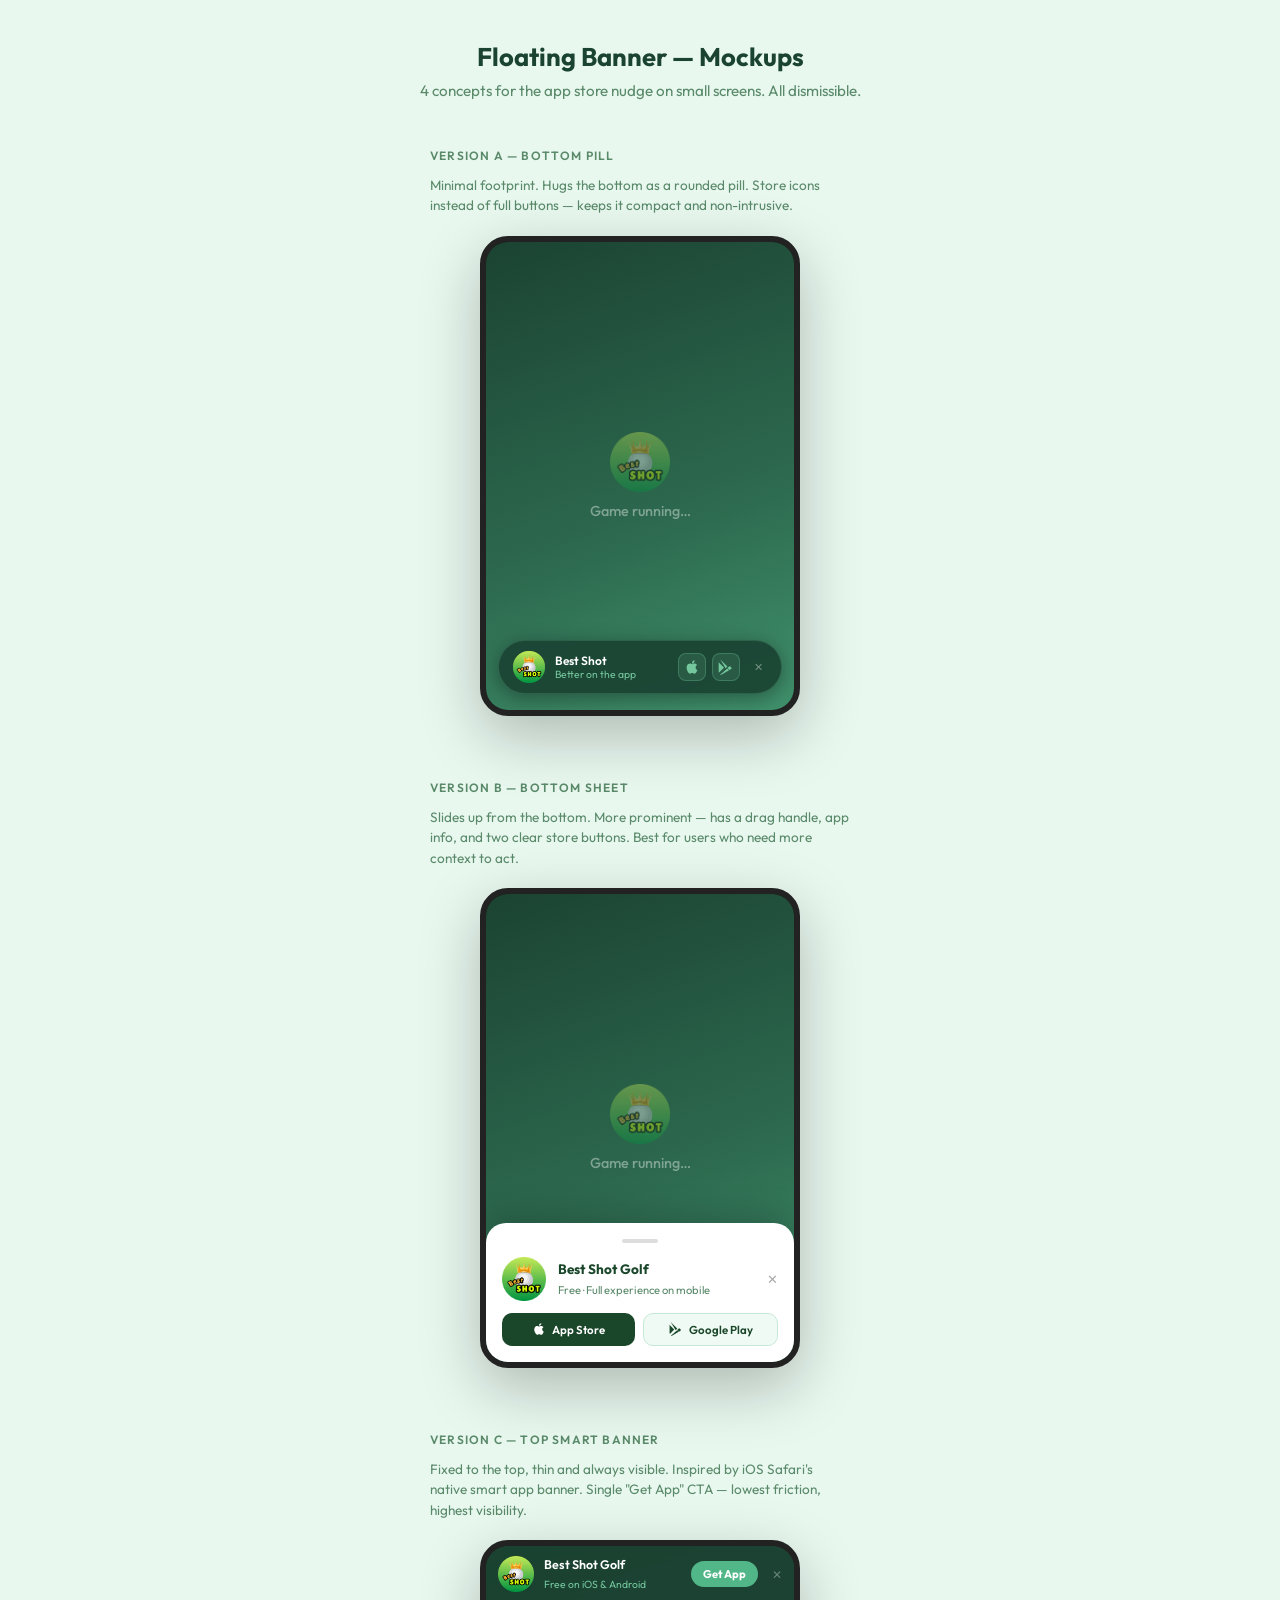
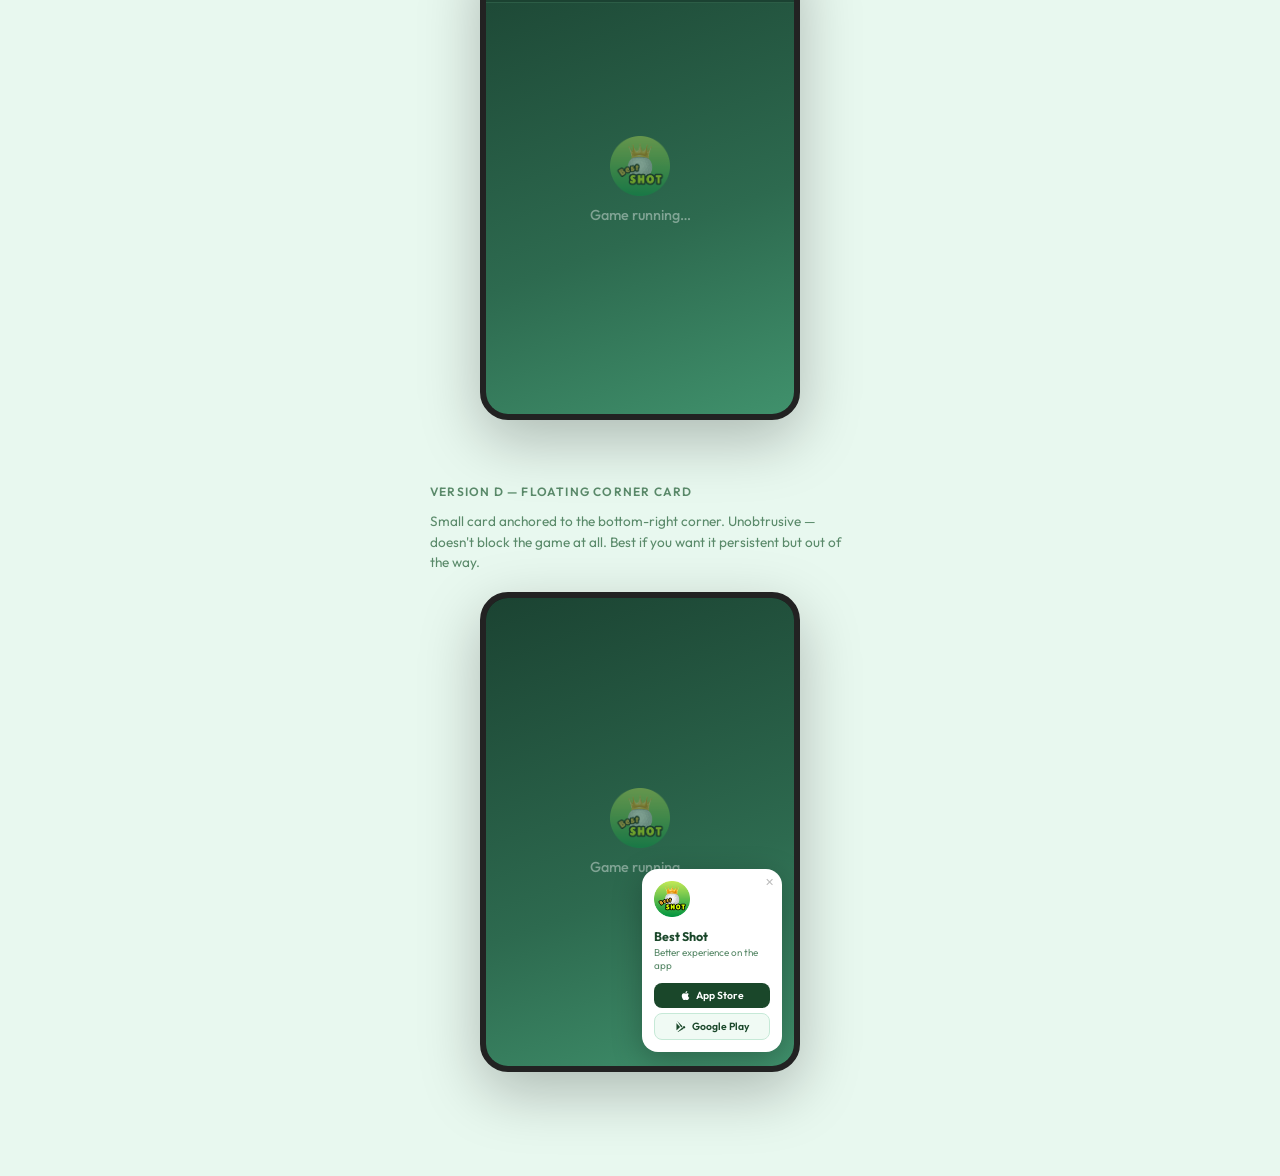
<file: banner-mockups.html>
<!DOCTYPE html>
<html lang="en">
<head>
  <meta charset="UTF-8">
  <meta name="viewport" content="width=device-width, initial-scale=1.0">
  <title>Banner Mockups — Best Shot</title>
  <link rel="shortcut icon" href="/assets/logobestshot.png">
  <style>
    @import url('https://fonts.googleapis.com/css2?family=Outfit:wght@300;400;500;600;700&display=swap');

    :root {
      --primary-dark: #1b4332;
      --primary-accent: #2d6a4f;
      --primary-secondary: #40916c;
      --primary-light: #74c69d;
      --primary-success: #52b788;
      --bg-page: #f8f9fa;
    }

    * { margin: 0; padding: 0; box-sizing: border-box; }

    body {
      font-family: 'Outfit', sans-serif;
      background: #e8f8ef;
      padding: 40px 20px;
      color: #1a472a;
    }

    h1 {
      text-align: center;
      font-size: 1.6rem;
      font-weight: 700;
      margin-bottom: 8px;
      color: var(--primary-dark);
    }

    .subtitle {
      text-align: center;
      color: #5a8a6a;
      font-size: 0.95rem;
      margin-bottom: 48px;
    }

    /* ── Section headers ── */
    .section {
      max-width: 420px;
      margin: 0 auto 64px;
    }

    .section-label {
      font-size: 0.75rem;
      font-weight: 600;
      letter-spacing: 0.1em;
      text-transform: uppercase;
      color: #5a8a6a;
      margin-bottom: 12px;
    }

    .section-desc {
      font-size: 0.85rem;
      color: #5a8a6a;
      margin-bottom: 20px;
      line-height: 1.5;
    }

    /* ── Phone frame ── */
    .phone-frame {
      width: 320px;
      height: 480px;
      background: #111;
      border-radius: 28px;
      box-shadow: 0 20px 60px rgba(0,0,0,0.25);
      overflow: hidden;
      position: relative;
      margin: 0 auto;
      border: 6px solid #222;
    }

    .phone-screen {
      width: 100%;
      height: 100%;
      background: linear-gradient(160deg, #1b4332, #2d6a4f 60%, #40916c);
      position: relative;
      overflow: hidden;
    }

    /* Fake game content inside phone */
    .fake-game {
      width: 100%;
      height: 100%;
      display: flex;
      align-items: center;
      justify-content: center;
      flex-direction: column;
      gap: 10px;
      opacity: 0.4;
    }

    .fake-game img {
      width: 60px;
      height: 60px;
      border-radius: 12px;
    }

    .fake-game span {
      color: white;
      font-size: 0.9rem;
      font-weight: 500;
    }

    /* ═══════════════════════════════════════
       VERSION A — Bottom pill (minimal)
    ═══════════════════════════════════════ */
    .banner-a {
      position: absolute;
      bottom: 16px;
      left: 12px;
      right: 12px;
      background: rgba(27, 67, 50, 0.92);
      backdrop-filter: blur(12px);
      border-radius: 40px;
      padding: 10px 14px;
      display: flex;
      align-items: center;
      gap: 10px;
      box-shadow: 0 4px 20px rgba(0,0,0,0.35);
      border: 1px solid rgba(116, 198, 157, 0.2);
    }

    .banner-a img {
      width: 32px;
      height: 32px;
      border-radius: 8px;
      flex-shrink: 0;
    }

    .banner-a .text {
      flex: 1;
      min-width: 0;
    }

    .banner-a .text strong {
      display: block;
      color: white;
      font-size: 0.75rem;
      font-weight: 600;
      white-space: nowrap;
      overflow: hidden;
      text-overflow: ellipsis;
    }

    .banner-a .text span {
      display: block;
      color: var(--primary-light);
      font-size: 0.65rem;
      white-space: nowrap;
    }

    .banner-a .store-icons {
      display: flex;
      gap: 6px;
      flex-shrink: 0;
    }

    .banner-a .store-icons a {
      display: flex;
      align-items: center;
      justify-content: center;
      width: 28px;
      height: 28px;
      background: rgba(116, 198, 157, 0.15);
      border-radius: 8px;
      border: 1px solid rgba(116, 198, 157, 0.3);
      transition: background 0.2s;
    }

    .banner-a .store-icons svg {
      width: 16px;
      height: 16px;
      fill: var(--primary-light);
    }

    .banner-a .dismiss {
      color: rgba(255,255,255,0.4);
      font-size: 0.7rem;
      cursor: pointer;
      padding: 4px;
      flex-shrink: 0;
    }

    /* ═══════════════════════════════════════
       VERSION B — Bottom sheet (richer)
    ═══════════════════════════════════════ */
    .banner-b {
      position: absolute;
      bottom: 0;
      left: 0;
      right: 0;
      background: #fff;
      border-radius: 20px 20px 0 0;
      padding: 16px;
      box-shadow: 0 -8px 32px rgba(0,0,0,0.2);
    }

    .banner-b .handle {
      width: 36px;
      height: 4px;
      background: #ddd;
      border-radius: 2px;
      margin: 0 auto 14px;
    }

    .banner-b .row {
      display: flex;
      align-items: center;
      gap: 12px;
      margin-bottom: 12px;
    }

    .banner-b .row img {
      width: 44px;
      height: 44px;
      border-radius: 12px;
      flex-shrink: 0;
    }

    .banner-b .row .info strong {
      display: block;
      color: #1a472a;
      font-size: 0.85rem;
      font-weight: 700;
    }

    .banner-b .row .info span {
      color: #5a8a6a;
      font-size: 0.7rem;
    }

    .banner-b .row .dismiss-b {
      margin-left: auto;
      color: #aaa;
      font-size: 0.8rem;
      cursor: pointer;
      flex-shrink: 0;
    }

    .banner-b .store-row {
      display: flex;
      gap: 8px;
    }

    .banner-b .store-row a {
      flex: 1;
      display: flex;
      align-items: center;
      justify-content: center;
      gap: 6px;
      padding: 8px;
      border-radius: 10px;
      text-decoration: none;
      font-size: 0.72rem;
      font-weight: 600;
    }

    .banner-b .btn-apple {
      background: #1a472a;
      color: white;
    }

    .banner-b .btn-google {
      background: #f0faf4;
      color: #1a472a;
      border: 1px solid #c6e9d7;
    }

    .banner-b .store-row svg {
      width: 14px;
      height: 14px;
      flex-shrink: 0;
    }

    .banner-b .btn-apple svg { fill: white; }
    .banner-b .btn-google svg { fill: #1a472a; }

    /* ═══════════════════════════════════════
       VERSION C — Top smart banner
    ═══════════════════════════════════════ */
    .banner-c {
      position: absolute;
      top: 0;
      left: 0;
      right: 0;
      background: rgba(27, 67, 50, 0.97);
      backdrop-filter: blur(8px);
      padding: 10px 12px;
      display: flex;
      align-items: center;
      gap: 10px;
      border-bottom: 1px solid rgba(116, 198, 157, 0.2);
    }

    .banner-c img {
      width: 36px;
      height: 36px;
      border-radius: 9px;
      flex-shrink: 0;
    }

    .banner-c .text {
      flex: 1;
    }

    .banner-c .text strong {
      display: block;
      color: white;
      font-size: 0.78rem;
      font-weight: 600;
    }

    .banner-c .text span {
      color: var(--primary-light);
      font-size: 0.65rem;
    }

    .banner-c .cta {
      background: var(--primary-success);
      color: white;
      font-size: 0.7rem;
      font-weight: 700;
      padding: 6px 12px;
      border-radius: 20px;
      text-decoration: none;
      flex-shrink: 0;
      white-space: nowrap;
    }

    .banner-c .dismiss {
      color: rgba(255,255,255,0.35);
      font-size: 0.75rem;
      cursor: pointer;
      flex-shrink: 0;
      padding-left: 4px;
    }

    /* ═══════════════════════════════════════
       VERSION D — Floating corner card
    ═══════════════════════════════════════ */
    .banner-d {
      position: absolute;
      bottom: 14px;
      right: 12px;
      width: 140px;
      background: white;
      border-radius: 16px;
      padding: 12px;
      box-shadow: 0 8px 30px rgba(0,0,0,0.25);
    }

    .banner-d .dismiss-d {
      position: absolute;
      top: 8px;
      right: 8px;
      color: #bbb;
      font-size: 0.7rem;
      cursor: pointer;
      line-height: 1;
    }

    .banner-d img {
      width: 36px;
      height: 36px;
      border-radius: 10px;
      margin-bottom: 8px;
    }

    .banner-d strong {
      display: block;
      font-size: 0.78rem;
      font-weight: 700;
      color: #1a472a;
      margin-bottom: 2px;
    }

    .banner-d p {
      font-size: 0.62rem;
      color: #5a8a6a;
      margin-bottom: 10px;
      line-height: 1.4;
    }

    .banner-d .btns {
      display: flex;
      flex-direction: column;
      gap: 5px;
    }

    .banner-d .btns a {
      display: flex;
      align-items: center;
      justify-content: center;
      gap: 5px;
      padding: 6px;
      border-radius: 8px;
      text-decoration: none;
      font-size: 0.65rem;
      font-weight: 600;
    }

    .banner-d .btn-apple-d {
      background: #1a472a;
      color: white;
    }

    .banner-d .btn-google-d {
      background: #f0faf4;
      color: #1a472a;
      border: 1px solid #c6e9d7;
    }

    .banner-d .btns svg {
      width: 11px;
      height: 11px;
      flex-shrink: 0;
    }

    .banner-d .btn-apple-d svg { fill: white; }
    .banner-d .btn-google-d svg { fill: #1a472a; }

  </style>
</head>
<body>

  <h1>Floating Banner — Mockups</h1>
  <p class="subtitle">4 concepts for the app store nudge on small screens. All dismissible.</p>

  <!-- ── VERSION A ── -->
  <div class="section">
    <div class="section-label">Version A — Bottom Pill</div>
    <div class="section-desc">Minimal footprint. Hugs the bottom as a rounded pill. Store icons instead of full buttons — keeps it compact and non-intrusive.</div>
    <div class="phone-frame">
      <div class="phone-screen">
        <div class="fake-game">
          <img src="/assets/logobestshot.png" alt="">
          <span>Game running…</span>
        </div>
        <div class="banner-a">
          <img src="/assets/logobestshot.png" alt="Best Shot">
          <div class="text">
            <strong>Best Shot</strong>
            <span>Better on the app</span>
          </div>
          <div class="store-icons">
            <!-- Apple -->
            <a href="#">
              <svg viewBox="0 0 24 24" xmlns="http://www.w3.org/2000/svg">
                <path d="M18.71 19.5c-.83 1.24-1.71 2.45-3.05 2.47-1.34.03-1.77-.79-3.29-.79-1.53 0-2 .77-3.27.82-1.31.05-2.3-1.32-3.14-2.53C4.25 17 2.94 12.45 4.7 9.39c.87-1.52 2.43-2.48 4.12-2.51 1.28-.02 2.5.87 3.29.87.78 0 2.26-1.07 3.8-.91.65.03 2.47.26 3.64 1.98-.09.06-2.17 1.28-2.15 3.81.03 3.02 2.65 4.03 2.68 4.04-.03.07-.42 1.44-1.38 2.83M13 3.5c.73-.83 1.94-1.46 2.94-1.5.13 1.17-.34 2.35-1.04 3.19-.69.85-1.83 1.51-2.95 1.42-.15-1.15.41-2.35 1.05-3.11z"/>
              </svg>
            </a>
            <!-- Google -->
            <a href="#">
              <svg viewBox="0 0 24 24" xmlns="http://www.w3.org/2000/svg">
                <path d="M3.18 23.76c.37.2.8.22 1.21.07l12.29-7.03-2.64-2.63-10.86 9.59zm-1.7-20.1C1.2 4.06 1 4.7 1 5.43v13.14c0 .73.2 1.37.48 1.77l.09.09 7.37-7.37v-.17L1.57 5.52l-.09.14zm18.25 8.52l-2.55-1.46-2.9 2.9 2.9 2.9 2.58-1.46c.74-.42.74-1.46-.03-1.88zM4.39.31C3.98.14 3.52.16 3.18.4L14.1 11.32l-2.63 2.63L3.18.31z"/>
              </svg>
            </a>
          </div>
          <span class="dismiss">✕</span>
        </div>
      </div>
    </div>
  </div>

  <!-- ── VERSION B ── -->
  <div class="section">
    <div class="section-label">Version B — Bottom Sheet</div>
    <div class="section-desc">Slides up from the bottom. More prominent — has a drag handle, app info, and two clear store buttons. Best for users who need more context to act.</div>
    <div class="phone-frame">
      <div class="phone-screen">
        <div class="fake-game">
          <img src="/assets/logobestshot.png" alt="">
          <span>Game running…</span>
        </div>
        <div class="banner-b">
          <div class="handle"></div>
          <div class="row">
            <img src="/assets/logobestshot.png" alt="Best Shot">
            <div class="info">
              <strong>Best Shot Golf</strong>
              <span>Free · Full experience on mobile</span>
            </div>
            <span class="dismiss-b">✕</span>
          </div>
          <div class="store-row">
            <a href="#" class="btn-apple">
              <svg viewBox="0 0 24 24"><path d="M18.71 19.5c-.83 1.24-1.71 2.45-3.05 2.47-1.34.03-1.77-.79-3.29-.79-1.53 0-2 .77-3.27.82-1.31.05-2.3-1.32-3.14-2.53C4.25 17 2.94 12.45 4.7 9.39c.87-1.52 2.43-2.48 4.12-2.51 1.28-.02 2.5.87 3.29.87.78 0 2.26-1.07 3.8-.91.65.03 2.47.26 3.64 1.98-.09.06-2.17 1.28-2.15 3.81.03 3.02 2.65 4.03 2.68 4.04-.03.07-.42 1.44-1.38 2.83M13 3.5c.73-.83 1.94-1.46 2.94-1.5.13 1.17-.34 2.35-1.04 3.19-.69.85-1.83 1.51-2.95 1.42-.15-1.15.41-2.35 1.05-3.11z"/></svg>
              App Store
            </a>
            <a href="#" class="btn-google">
              <svg viewBox="0 0 24 24"><path d="M3.18 23.76c.37.2.8.22 1.21.07l12.29-7.03-2.64-2.63-10.86 9.59zm-1.7-20.1C1.2 4.06 1 4.7 1 5.43v13.14c0 .73.2 1.37.48 1.77l.09.09 7.37-7.37v-.17L1.57 5.52l-.09.14zm18.25 8.52l-2.55-1.46-2.9 2.9 2.9 2.9 2.58-1.46c.74-.42.74-1.46-.03-1.88zM4.39.31C3.98.14 3.52.16 3.18.4L14.1 11.32l-2.63 2.63L3.18.31z"/></svg>
              Google Play
            </a>
          </div>
        </div>
      </div>
    </div>
  </div>

  <!-- ── VERSION C ── -->
  <div class="section">
    <div class="section-label">Version C — Top Smart Banner</div>
    <div class="section-desc">Fixed to the top, thin and always visible. Inspired by iOS Safari's native smart app banner. Single "Get App" CTA — lowest friction, highest visibility.</div>
    <div class="phone-frame">
      <div class="phone-screen">
        <div class="fake-game">
          <img src="/assets/logobestshot.png" alt="">
          <span>Game running…</span>
        </div>
        <div class="banner-c">
          <img src="/assets/logobestshot.png" alt="Best Shot">
          <div class="text">
            <strong>Best Shot Golf</strong>
            <span>Free on iOS & Android</span>
          </div>
          <a href="#" class="cta">Get App</a>
          <span class="dismiss">✕</span>
        </div>
      </div>
    </div>
  </div>

  <!-- ── VERSION D ── -->
  <div class="section">
    <div class="section-label">Version D — Floating Corner Card</div>
    <div class="section-desc">Small card anchored to the bottom-right corner. Unobtrusive — doesn't block the game at all. Best if you want it persistent but out of the way.</div>
    <div class="phone-frame">
      <div class="phone-screen">
        <div class="fake-game">
          <img src="/assets/logobestshot.png" alt="">
          <span>Game running…</span>
        </div>
        <div class="banner-d">
          <span class="dismiss-d">✕</span>
          <img src="/assets/logobestshot.png" alt="Best Shot">
          <strong>Best Shot</strong>
          <p>Better experience on the app</p>
          <div class="btns">
            <a href="#" class="btn-apple-d">
              <svg viewBox="0 0 24 24"><path d="M18.71 19.5c-.83 1.24-1.71 2.45-3.05 2.47-1.34.03-1.77-.79-3.29-.79-1.53 0-2 .77-3.27.82-1.31.05-2.3-1.32-3.14-2.53C4.25 17 2.94 12.45 4.7 9.39c.87-1.52 2.43-2.48 4.12-2.51 1.28-.02 2.5.87 3.29.87.78 0 2.26-1.07 3.8-.91.65.03 2.47.26 3.64 1.98-.09.06-2.17 1.28-2.15 3.81.03 3.02 2.65 4.03 2.68 4.04-.03.07-.42 1.44-1.38 2.83M13 3.5c.73-.83 1.94-1.46 2.94-1.5.13 1.17-.34 2.35-1.04 3.19-.69.85-1.83 1.51-2.95 1.42-.15-1.15.41-2.35 1.05-3.11z"/></svg>
              App Store
            </a>
            <a href="#" class="btn-google-d">
              <svg viewBox="0 0 24 24"><path d="M3.18 23.76c.37.2.8.22 1.21.07l12.29-7.03-2.64-2.63-10.86 9.59zm-1.7-20.1C1.2 4.06 1 4.7 1 5.43v13.14c0 .73.2 1.37.48 1.77l.09.09 7.37-7.37v-.17L1.57 5.52l-.09.14zm18.25 8.52l-2.55-1.46-2.9 2.9 2.9 2.9 2.58-1.46c.74-.42.74-1.46-.03-1.88zM4.39.31C3.98.14 3.52.16 3.18.4L14.1 11.32l-2.63 2.63L3.18.31z"/></svg>
              Google Play
            </a>
          </div>
        </div>
      </div>
    </div>
  </div>

</body>
</html>
</file>
